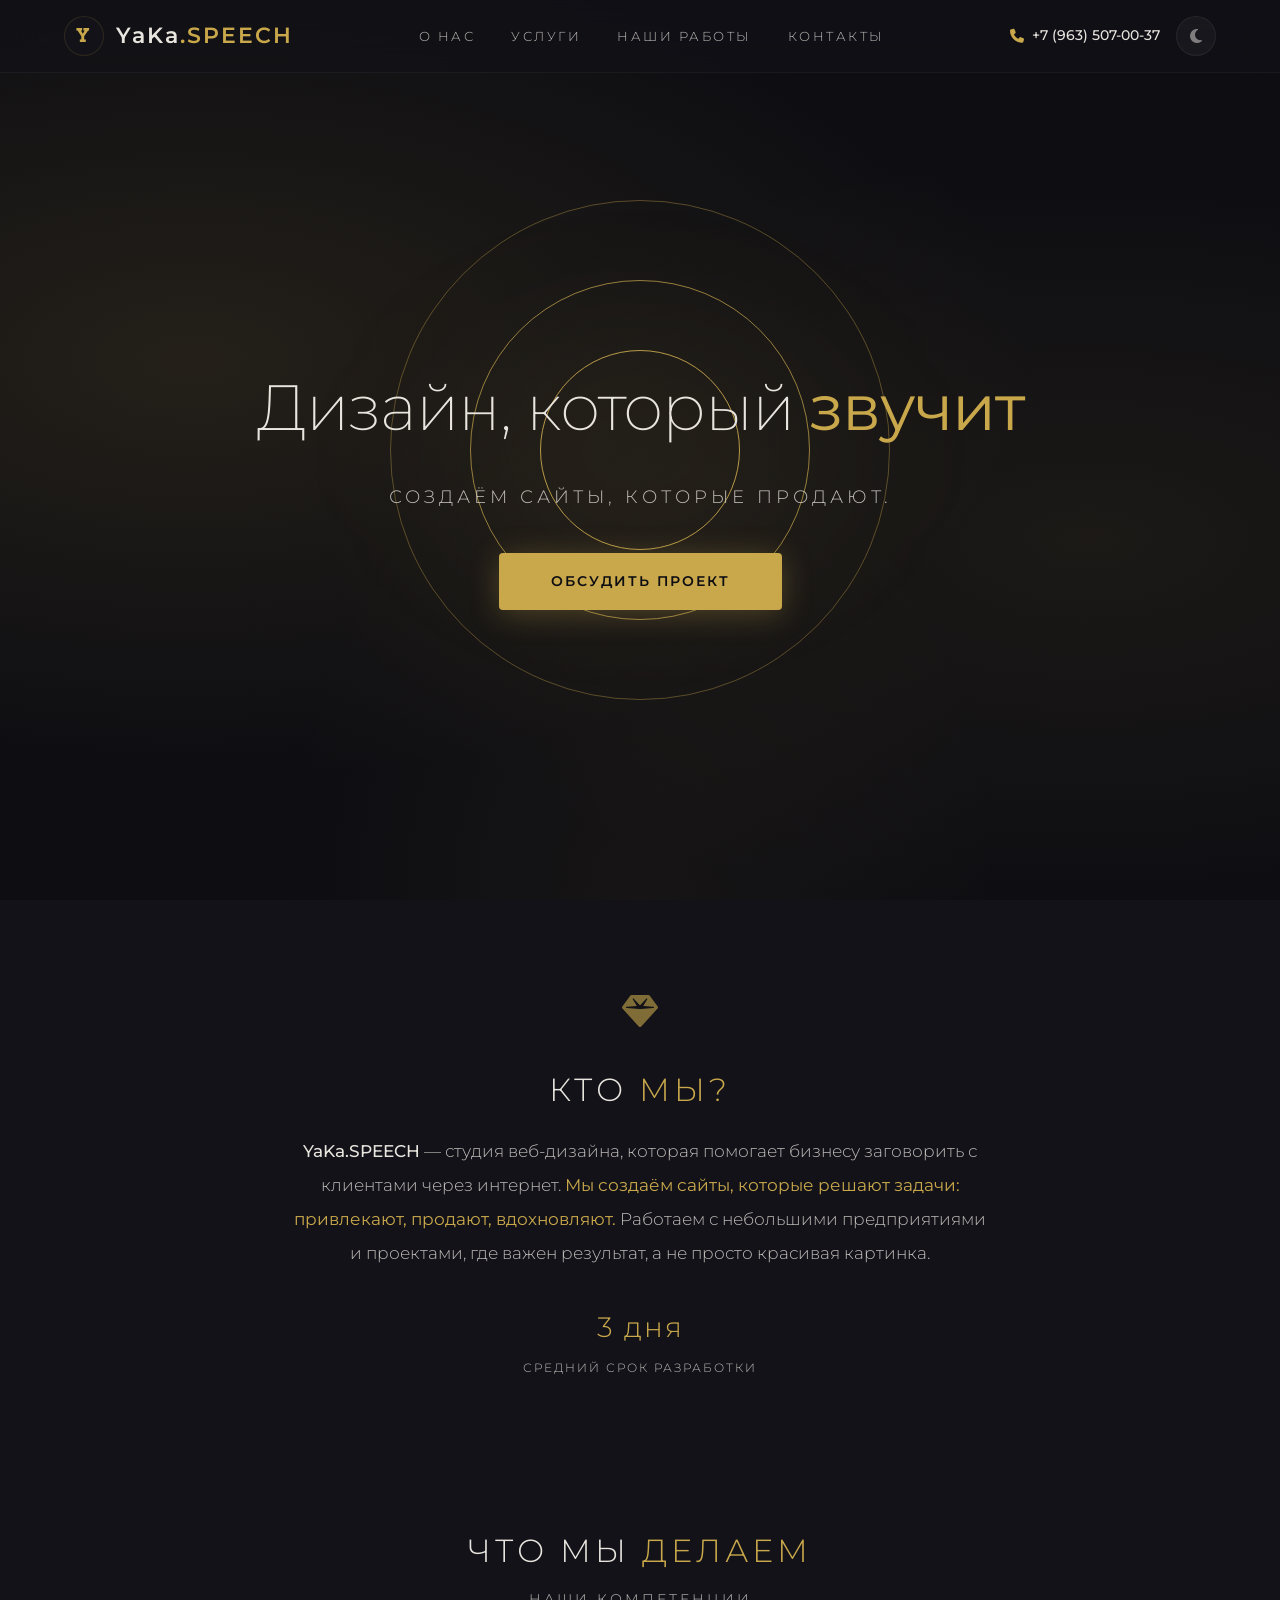
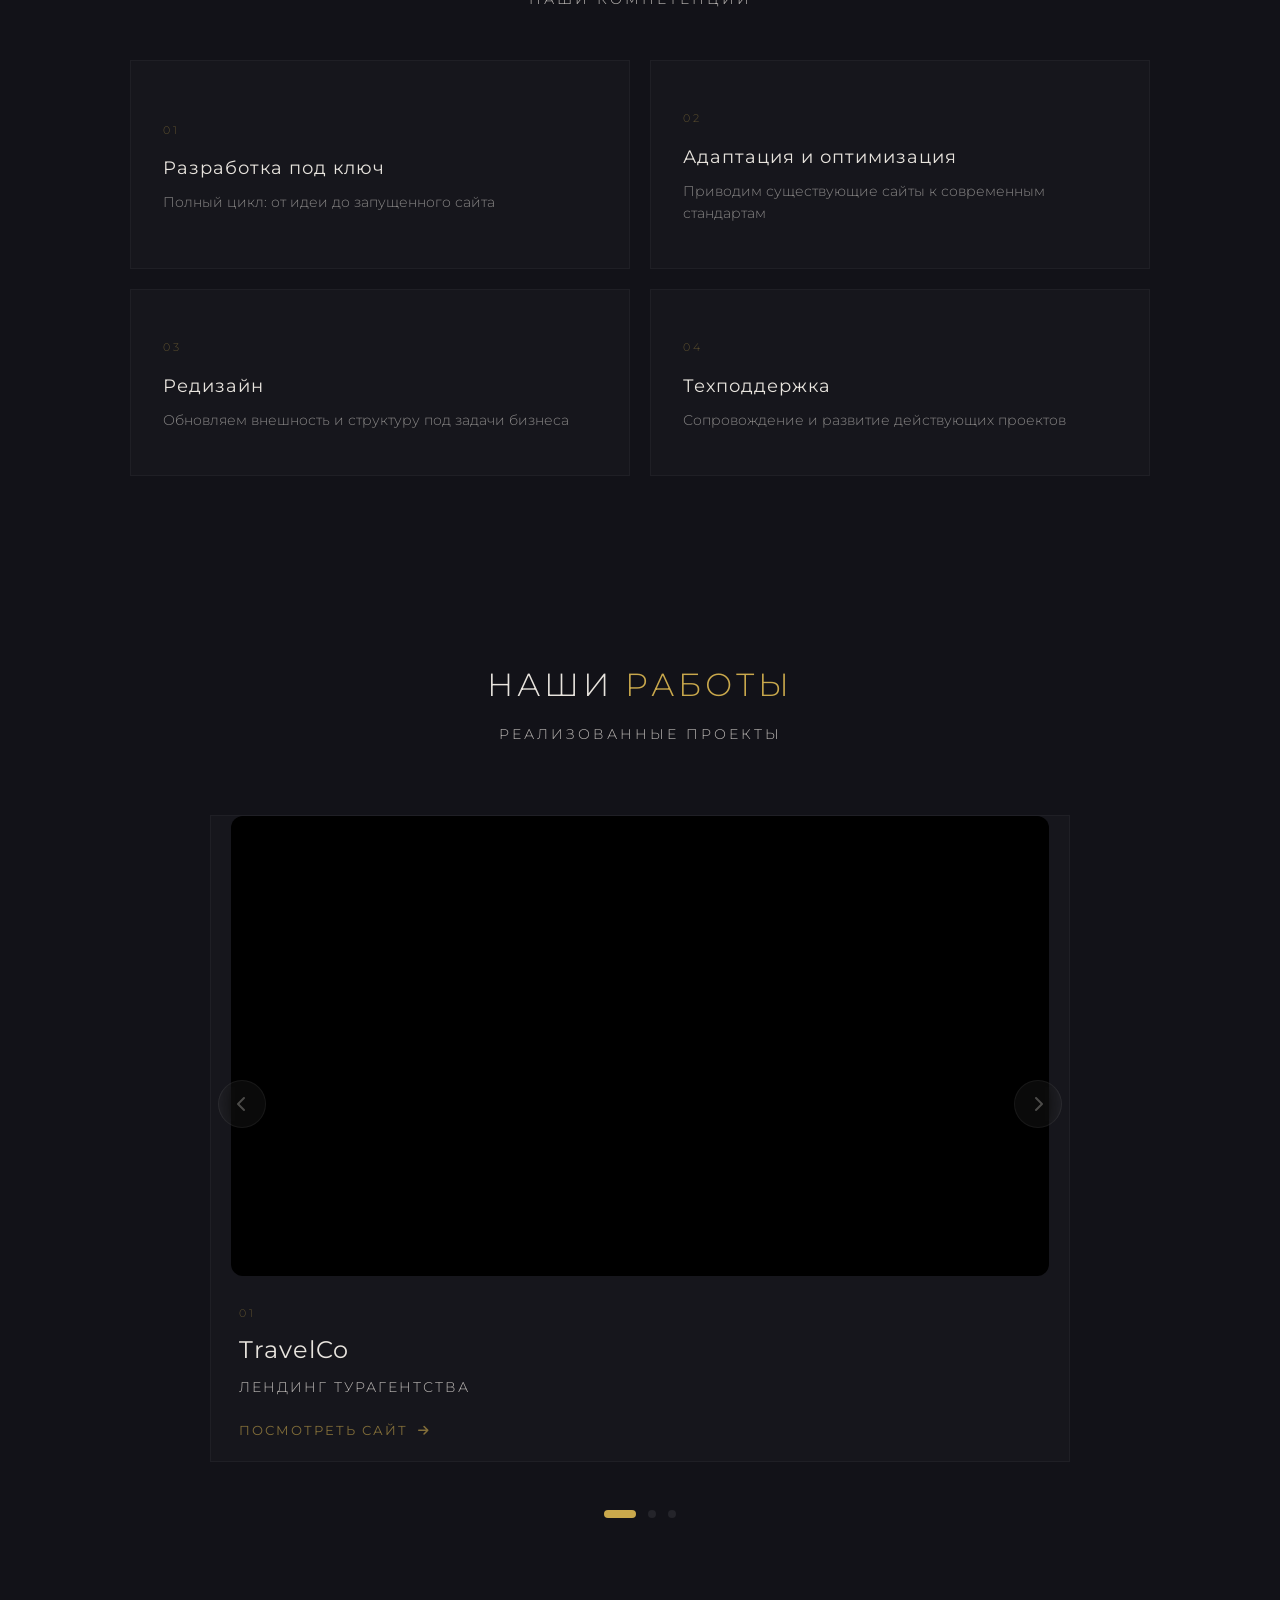
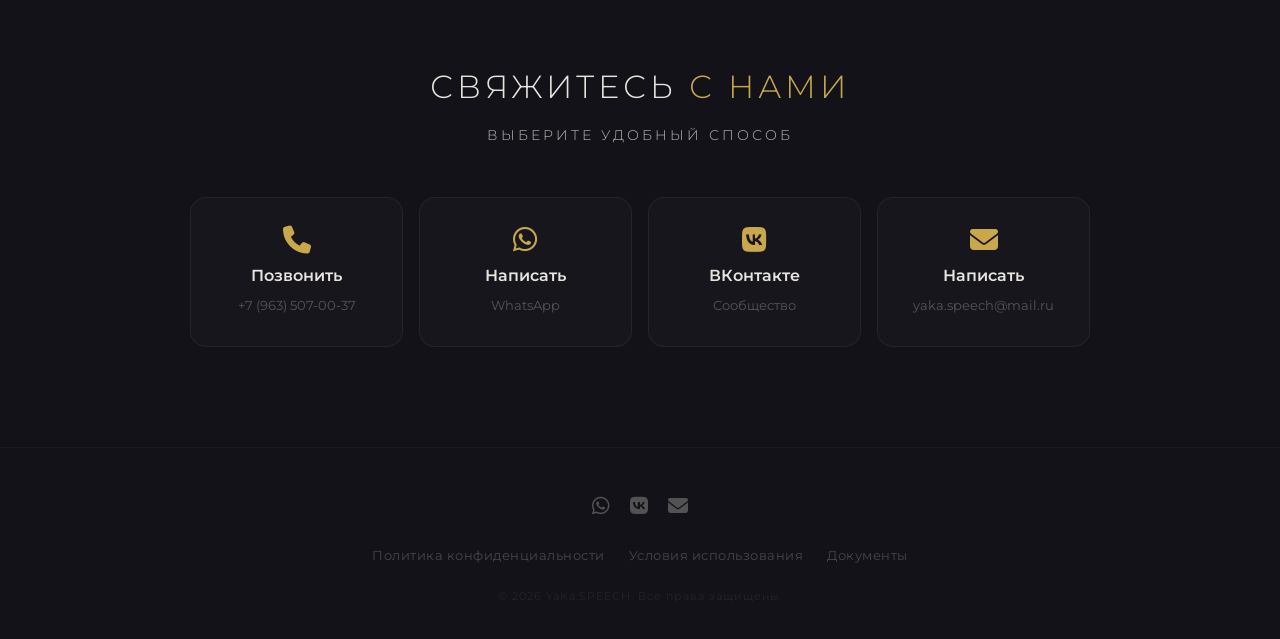
<file: index.html>
<!DOCTYPE html>
<html lang="ru">
<head>
    <meta charset="utf-8">
    <meta name="viewport" content="width=device-width, initial-scale=1.0">

    <!-- ===== SEO ===== -->
   <title>YaKa.SPEECH — Разработка сайтов под ключ. Сайты, которые продают.</title>
<meta name="description" content="Создаём лендинги, интернет-магазины и корпоративные сайты. Индивидуальный дизайн, адаптивность, SEO-база. Работаем по всей России. Гарантия 30 дней. Узнайте стоимость за 1 день!">

   <!-- ===== FAVICON ===== -->
<link rel="apple-touch-icon" sizes="180x180" href="apple-touch-icon.png">
<link rel="icon" type="image/png" sizes="32x32" href="favicon-32x32.png">
<link rel="icon" type="image/png" sizes="16x16" href="favicon-16x16.png">
<link rel="icon" type="image/png" sizes="120x120" href="favicon-120x120.png">
<link rel="icon" type="image/svg+xml" href="favicon.svg">
<link rel="manifest" href="site.webmanifest">
<meta name="msapplication-TileColor" content="#0b0b0e">
<meta name="theme-color" content="#0b0b0e"> 

    <!-- ===== OPEN GRAPH ===== -->
    <meta property="og:title" content="YaKa.SPEECH — студия веб-разработки">
    <meta property="og:description" content="Создаём сайты, которые продают. Разработка под ключ, редизайн, адаптация. Работаем по всей России.">
    <meta property="og:type" content="website">
    <meta property="og:url" content="https://yakaspeech.ru">
    <meta property="og:image" content="og-image.jpg">
    <meta property="og:image:width" content="1200">
    <meta property="og:image:height" content="630">

    <!-- ===== TWITTER CARDS ===== -->
    <meta name="twitter:card" content="summary_large_image">
    <meta name="twitter:title" content="YaKa.SPEECH — студия веб-разработки">
    <meta name="twitter:description" content="Создаём сайты, которые продают. Работаем по всей России.">
    <meta name="twitter:image" content="https://placehold.co/1200x630/0b0b0e/c9a84c?text=YaKa.SPEECH">

    <!-- ===== МИКРОРАЗМЕТКА JSON-LD ===== -->
    <script type="application/ld+json">
{
    "@context": "https://schema.org",
    "@type": "Service",
    "name": "Разработка сайтов под ключ",
    "description": "Создаём лендинги, интернет-магазины и корпоративные сайты.",
    "provider": {
        "@type": "Organization",
        "name": "YaKa.SPEECH",
        "url": "https://yakaspeech.netlify.app"
    },
    "areaServed": "Россия",
    "priceRange": "от 15 000 ₽"
}
</script>

    <!-- ===== ПОДКЛЮЧАЕМЫЕ СТИЛИ ===== -->
    <link rel="stylesheet" href="style.css">
    <link rel="stylesheet" href="https://cdnjs.cloudflare.com/ajax/libs/font-awesome/6.4.0/css/all.min.css">
    <link href="https://fonts.googleapis.com/css2?family=Montserrat:wght@200;300;400;500;600;700&family=Arvo:wght@400;700&display=swap" rel="stylesheet">
</head>
<body>

    <!-- ===== КНОПКА "НАВЕРХ" ===== -->
    <button class="scroll-top" id="scrollTop" aria-label="Наверх">
        <i class="fas fa-chevron-up" aria-hidden="true"></i>
    </button>

    <!-- ===== НАВИГАЦИЯ ===== -->
    <header class="navbar" role="banner">
        <a href="#" class="logo" aria-label="YaKa.SPEECH — на главную">
            <span class="logo-icon" aria-hidden="true">Y</span>
            <span>YaKa<span class="accent">.SPEECH</span></span>
        </a>

        <nav aria-label="Основная навигация">
            <ul>
                <li><a href="#about">О нас</a></li>
                <li><a href="#services">Услуги</a></li>
                <li><a href="#works">Наши работы</a></li>
                <li><a href="#contact">Контакты</a></li>
            </ul>
        </nav>

        <div class="header-contacts">
    <a href="tel:+79635070037" class="header-phone">
        <i class="fas fa-phone" aria-hidden="true"></i>
        <span>+7 (963) 507-00-37</span>
    </a>
    <button class="theme-toggle" id="themeToggle" aria-label="Переключить тему">
        <i class="fas fa-moon" aria-hidden="true"></i>
    </button>
</div>
    </header>

    <!-- ===== ГЕРОЙ ===== -->
    <section class="hero" aria-labelledby="hero-title">
        <span class="ring-1"></span>
        <span class="ring-2"></span>
        <span class="ring-3"></span>
        <div class="hero-content">
            <h1 id="hero-title">Дизайн, который <span class="accent">звучит</span></h1>
            <p>Создаём сайты, которые продают.</p>
            <a href="#contact" class="btn">Обсудить проект</a>
        </div>
    </section>

    <!-- ===== О НАС ===== -->
    <section id="about" aria-labelledby="about-title">
        <div class="about-icon">
            <i class="fas fa-gem" aria-hidden="true"></i>
        </div>
        <h2 id="about-title">Кто <span>мы?</span></h2>
        <p>
            <span>YaKa<span class="accent">.SPEECH</span></span> — студия веб-дизайна, которая помогает бизнесу заговорить с клиентами через интернет. <span class="highlight">Мы создаём сайты, которые решают задачи: привлекают, продают, вдохновляют.</span> Работаем с небольшими предприятиями и проектами, где важен результат, а не просто красивая картинка.
        </p>
        <div class="about-stats">
            <div class="stat-item">
                <span class="stat-number">3 дня</span>
                <span class="stat-label">средний срок разработки</span>
            </div>
        </div>
    </section>

    <!-- ===== УСЛУГИ ===== -->
    <section id="services" aria-labelledby="services-title">
        <h2 class="section-title" id="services-title">Что мы <span>делаем</span></h2>
        <p class="section-subtitle">Наши компетенции</p>

        <div class="services-grid">
            <div class="service-card">
                <span class="card-number">01</span>
                <h3>Разработка под ключ</h3>
                <p>Полный цикл: от идеи до запущенного сайта</p>
            </div>
            <div class="service-card">
                <span class="card-number">02</span>
                <h3>Адаптация и оптимизация</h3>
                <p>Приводим существующие сайты к современным стандартам</p>
            </div>
            <div class="service-card">
                <span class="card-number">03</span>
                <h3>Редизайн</h3>
                <p>Обновляем внешность и структуру под задачи бизнеса</p>
            </div>
            <div class="service-card">
                <span class="card-number">04</span>
                <h3>Техподдержка</h3>
                <p>Сопровождение и развитие действующих проектов</p>
            </div>
        </div>
    </section>

    <!-- ===== ПОРТФОЛИО ===== -->
    <section id="works" aria-labelledby="works-title">
        <h2 class="section-title" id="works-title">Наши <span>работы</span></h2>
        <p class="section-subtitle">Реализованные проекты</p>

        <div class="works-carousel-wrapper">
            <div class="works-carousel">
                <div class="work-card active" data-index="0">
                    <div class="video-wrapper">
                        <video autoplay muted loop playsinline>
                            <source src="travelco.mp4?v=2" type="video/mp4">
                            <img src="tc.png" alt="TravelCo" style="width:100%;height:100%;object-fit:cover;">
                        </video>
                    </div>
                    <div class="work-content">
                        <span class="work-number">01</span>
                        <h3>TravelCo</h3>
                        <p>Лендинг турагентства</p>
                        <a href="https://travelco-sochi.netlify.app" target="_blank" rel="noopener noreferrer" class="btn-link">
                            Посмотреть сайт <i class="fas fa-arrow-right" aria-hidden="true"></i>
                        </a>
                    </div>
                </div>
                <div class="work-card" data-index="1">
                    <div class="video-wrapper">
                        <video autoplay muted loop playsinline>
                            <source src="fitstore.mp4?v=2" type="video/mp4">
                            <img src="fs.png" alt="FitStore" style="width:100%;height:100%;object-fit:cover;">
                        </video>
                    </div>
                    <div class="work-content">
                        <span class="work-number">02</span>
                        <h3>FitStore</h3>
                        <p>Магазин спортпита</p>
                        <a href="https://fitstore-shop.netlify.app" target="_blank" rel="noopener noreferrer" class="btn-link">
                            Посмотреть сайт <i class="fas fa-arrow-right" aria-hidden="true"></i>
                        </a>
                    </div>
                </div>
                <div class="work-card" data-index="2">
                    <div class="video-wrapper">
                        <video autoplay muted loop playsinline>
                            <source src="edupro.mp4?v=2" type="video/mp4">
                            <img src="ep.png" alt="EDU PRO" style="width:100%;height:100%;object-fit:cover;">
                        </video>
                    </div>
                    <div class="work-content">
                        <span class="work-number">03</span>
                        <h3>EDU PRO</h3>
                        <p>Онлайн-школа</p>
                        <a href="https://edupro-school.netlify.app" target="_blank" rel="noopener noreferrer" class="btn-link">
                            Посмотреть сайт <i class="fas fa-arrow-right" aria-hidden="true"></i>
                        </a>
                    </div>
                </div>
            </div>

            <button class="carousel-btn prev" aria-label="Предыдущий проект">
                <i class="fas fa-chevron-left" aria-hidden="true"></i>
            </button>
            <button class="carousel-btn next" aria-label="Следующий проект">
                <i class="fas fa-chevron-right" aria-hidden="true"></i>
            </button>
        </div>

        <div class="carousel-dots" role="tablist" aria-label="Навигация по проектам">
            <span class="dot active" data-index="0" role="tab" aria-label="Проект 1" tabindex="0"></span>
            <span class="dot" data-index="1" role="tab" aria-label="Проект 2" tabindex="0"></span>
            <span class="dot" data-index="2" role="tab" aria-label="Проект 3" tabindex="0"></span>
        </div>
    </section>

    <!-- ===== КОНТАКТЫ ===== -->
    <section id="contact" class="contact-section" aria-labelledby="contact-title">
    <h2 class="section-title" id="contact-title">Свяжитесь <span>с нами</span></h2>
    <p class="section-subtitle">Выберите удобный способ</p>

    <div class="contact-buttons">
        <a href="tel:+79635070037" class="contact-btn phone">
            <i class="fas fa-phone" aria-hidden="true"></i>
            <span>Позвонить</span>
            <small>+7 (963) 507-00-37</small>
        </a>
        <a href="https://wa.me/79635070037" target="_blank" rel="noopener noreferrer" class="contact-btn whatsapp">
            <i class="fab fa-whatsapp" aria-hidden="true"></i>
            <span>Написать</span>
            <small>WhatsApp</small>
        </a>
        <a href="https://vk.ru/club241269877" target="_blank" rel="noopener noreferrer" class="contact-btn vk">
            <i class="fab fa-vk" aria-hidden="true"></i>
            <span>ВКонтакте</span>
            <small>Сообщество</small>
        </a>
        <a href="mailto:yaka.speech@mail.ru" class="contact-btn email">
            <i class="fas fa-envelope" aria-hidden="true"></i>
            <span>Написать</span>
            <small>yaka.speech@mail.ru</small>
        </a>
    </div>
</section>

    <footer class="footer" role="contentinfo">
    <div class="footer-socials">
        <a href="https://wa.me/79635070037" target="_blank" rel="noopener noreferrer" aria-label="WhatsApp">
            <i class="fab fa-whatsapp"></i>
        </a>
        <a href="https://vk.ru/club241269877" target="_blank" rel="noopener noreferrer" aria-label="ВКонтакте">
            <i class="fab fa-vk"></i>
        </a>
        <a href="mailto:yaka.speech@mail.ru" aria-label="Email">
            <i class="fas fa-envelope"></i>
        </a>
    </div>

    <div class="footer-links">
        <a href="/politika.html">Политика конфиденциальности</a>
        <a href="/terms.html">Условия использования</a>
        <a href="/dogovor.html">Документы</a>
    </div>

    <p>&copy; 2026 YaKa.SPEECH. Все права защищены.</p>
</footer>
    <!-- ===== СКРИПТЫ ===== -->
    <script src="script.js"></script>
</body>
</html>
</file>
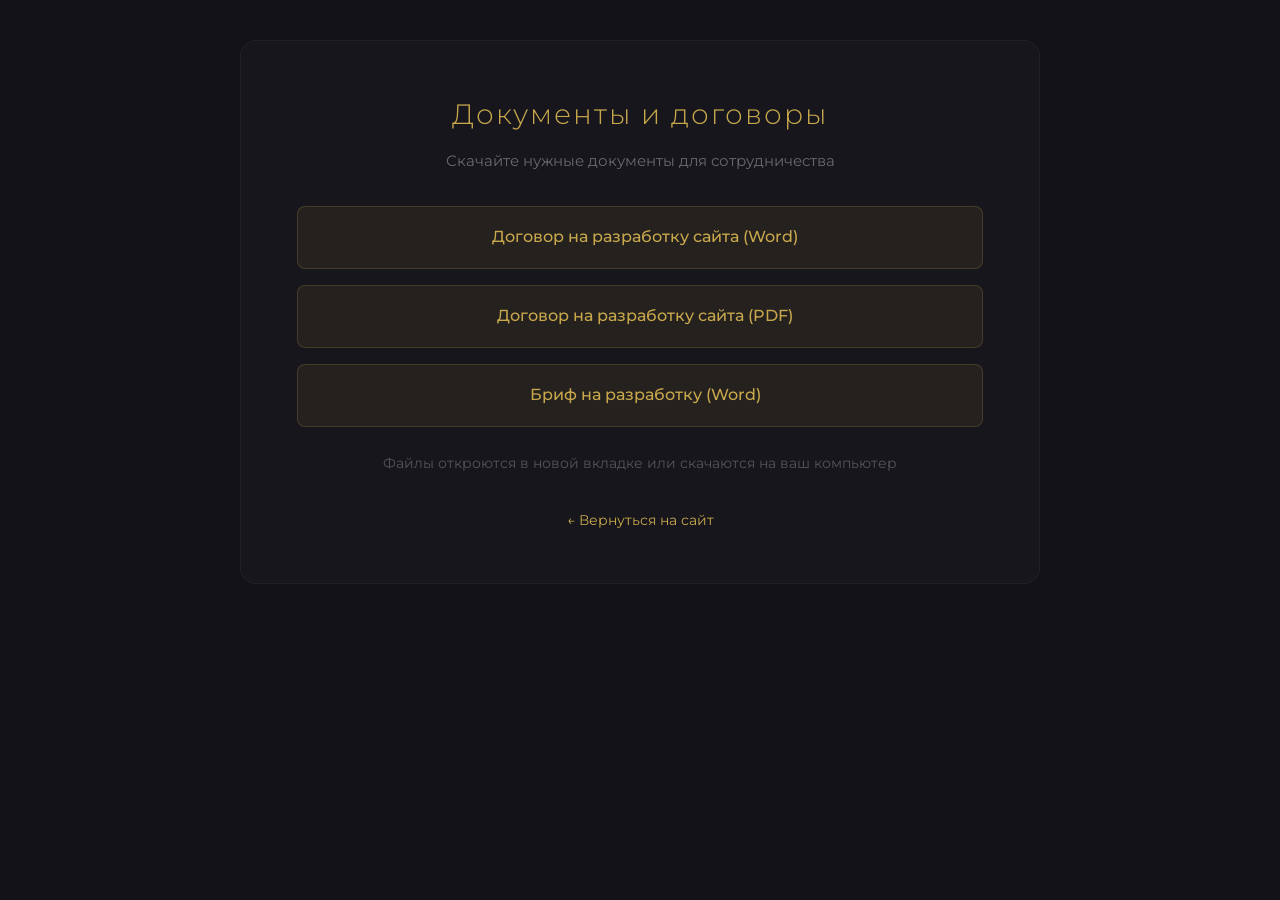
<file: dogovor.html>
<!DOCTYPE html>
<html lang="ru">
<head>
    <meta charset="UTF-8">
    <meta name="viewport" content="width=device-width, initial-scale=1.0">
    <title>Договор — YaKa.SPEECH</title>
    <link rel="stylesheet" href="style.css">
    <link href="https://fonts.googleapis.com/css2?family=Montserrat:wght@300;400;600;700&display=swap" rel="stylesheet">
    <style>
        body {
            background: #121218;
            color: #e8e4de;
            font-family: 'Montserrat', sans-serif;
            line-height: 1.8;
            padding: 40px 20px;
        }
        .container {
            max-width: 800px;
            margin: 0 auto;
            background: rgba(255,255,255,0.02);
            padding: 48px 56px;
            border-radius: 16px;
            border: 1px solid rgba(255,255,255,0.04);
            text-align: center;
        }
        h1 {
            font-size: 28px;
            font-weight: 300;
            letter-spacing: 2px;
            color: #c9a84c;
            margin-bottom: 8px;
        }
        .sub {
            color: rgba(232,228,222,0.4);
            font-size: 15px;
            margin-bottom: 32px;
        }
        .doc-list {
            display: flex;
            flex-direction: column;
            gap: 16px;
            margin: 24px 0;
        }
        .doc-btn {
            display: inline-block;
            padding: 16px 32px;
            background: rgba(201,168,76,0.08);
            border: 1px solid rgba(201,168,76,0.2);
            border-radius: 8px;
            color: #c9a84c;
            text-decoration: none;
            font-weight: 500;
            transition: all 0.3s ease;
        }
        .doc-btn:hover {
            background: rgba(201,168,76,0.12);
            border-color: #c9a84c;
            transform: translateY(-2px);
        }
        .doc-btn i {
            margin-right: 10px;
        }
        .back {
            display: inline-block;
            margin-top: 32px;
            color: #c9a84c;
            text-decoration: none;
            font-size: 14px;
            transition: color 0.3s;
        }
        .back:hover {
            color: #dbb95c;
        }
        @media (max-width: 576px) {
            .container { padding: 24px 20px; }
            h1 { font-size: 22px; }
        }
    </style>
</head>
<body>
    <div class="container">
        <h1>Документы и договоры</h1>
        <p class="sub">Скачайте нужные документы для сотрудничества</p>

        <div class="doc-list">
            <a href="Dokumenty/YaKa.SPEECH_dogovor.docx" download class="doc-btn">
                <i class="fas fa-file-contract"></i> Договор на разработку сайта (Word)
            </a>
            <a href="Dokumenty/YaKa.SPEECH_dogovor.pdf" download class="doc-btn">
                <i class="fas fa-file-pdf"></i> Договор на разработку сайта (PDF)
            </a>
            <a href="Dokumenty/YaKa.SPEECH_brief.docx" download class="doc-btn">
                <i class="fas fa-file-alt"></i> Бриф на разработку (Word)
            </a>
        </div>

        <p style="color:rgba(232,228,222,0.3); font-size:14px;">Файлы откроются в новой вкладке или скачаются на ваш компьютер</p>

        <a href="/" class="back">← Вернуться на сайт</a>
    </div>
</body>
</html>
</file>
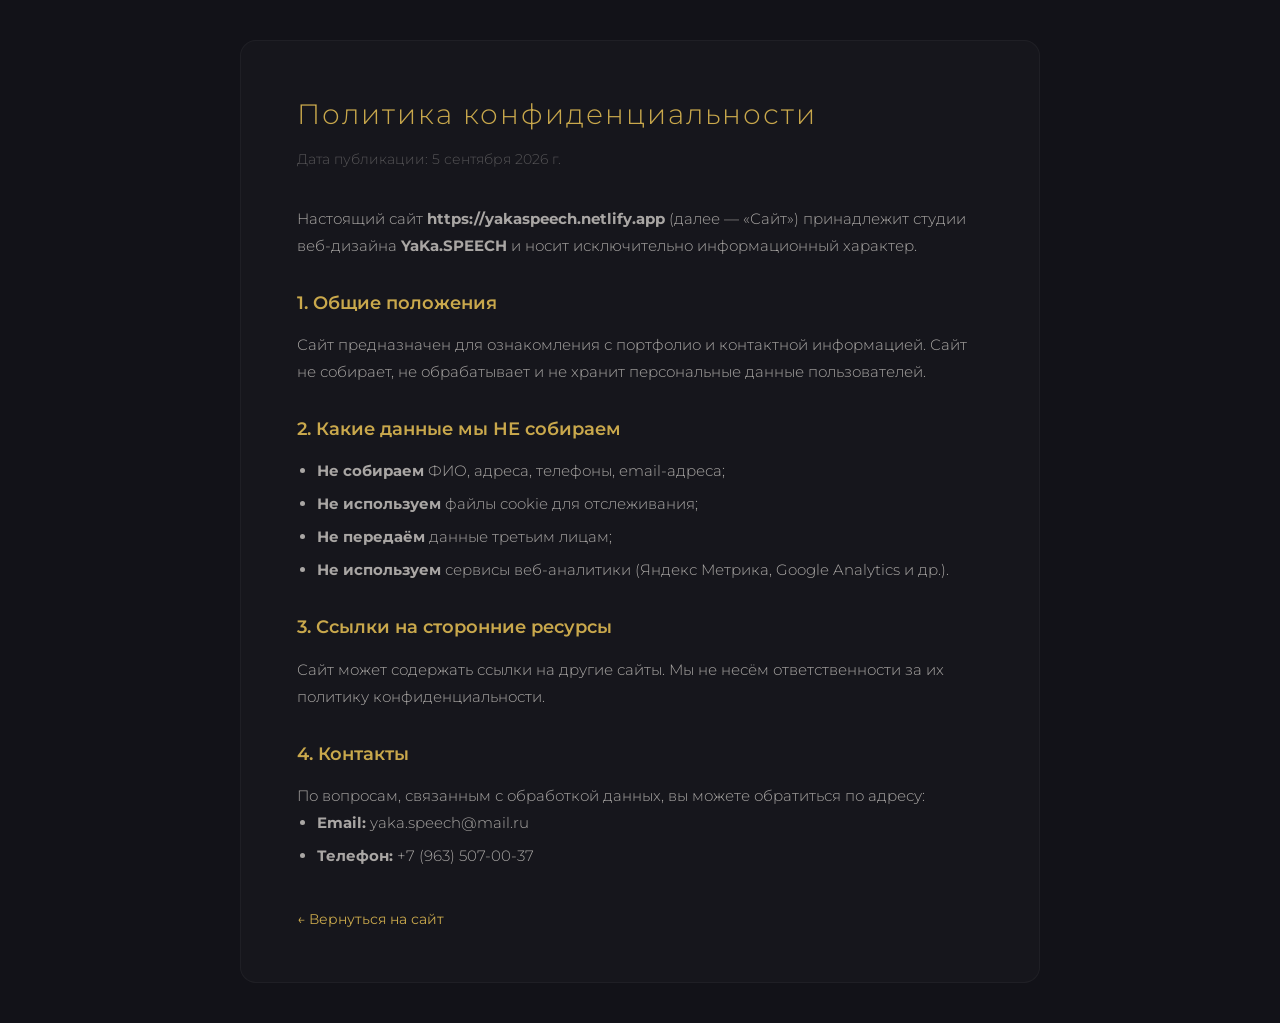
<file: politika.html>
<!DOCTYPE html>
<html lang="ru">
<head>
    <meta charset="UTF-8">
    <meta name="viewport" content="width=device-width, initial-scale=1.0">
    <title>Политика конфиденциальности — YaKa.SPEECH</title>
    <link rel="stylesheet" href="style.css">
    <link href="https://fonts.googleapis.com/css2?family=Montserrat:wght@300;400;600;700&display=swap" rel="stylesheet">
    <style>
        body {
            background: #121218;
            color: #e8e4de;
            font-family: 'Montserrat', sans-serif;
            line-height: 1.8;
            padding: 40px 20px;
        }
        .container {
            max-width: 800px;
            margin: 0 auto;
            background: rgba(255,255,255,0.02);
            padding: 48px 56px;
            border-radius: 16px;
            border: 1px solid rgba(255,255,255,0.04);
        }
        h1 {
            font-size: 28px;
            font-weight: 300;
            letter-spacing: 2px;
            color: #c9a84c;
            margin-bottom: 8px;
        }
        .date {
            color: rgba(232,228,222,0.3);
            font-size: 14px;
            margin-bottom: 32px;
        }
        h2 {
            font-size: 18px;
            font-weight: 600;
            color: #c9a84c;
            margin-top: 28px;
            margin-bottom: 12px;
        }
        p, li {
            color: rgba(232,228,222,0.7);
            font-size: 15px;
            font-weight: 300;
        }
        ul {
            padding-left: 20px;
        }
        li {
            margin-bottom: 6px;
        }
        .back {
            display: inline-block;
            margin-top: 32px;
            color: #c9a84c;
            text-decoration: none;
            font-size: 14px;
            transition: color 0.3s;
        }
        .back:hover {
            color: #dbb95c;
        }
        @media (max-width: 576px) {
            .container { padding: 24px 20px; }
            h1 { font-size: 22px; }
        }
    </style>
</head>
<body>
    <div class="container">
        <h1>Политика конфиденциальности</h1>
        <p class="date">Дата публикации: 5 сентября 2026 г.</p>

        <p>Настоящий сайт <strong>https://yakaspeech.netlify.app</strong> (далее — «Сайт») принадлежит студии веб-дизайна <strong>YaKa.SPEECH</strong> и носит исключительно информационный характер.</p>

        <h2>1. Общие положения</h2>
        <p>Сайт предназначен для ознакомления с портфолио и контактной информацией. Сайт не собирает, не обрабатывает и не хранит персональные данные пользователей.</p>

        <h2>2. Какие данные мы НЕ собираем</h2>
        <ul>
            <li><strong>Не собираем</strong> ФИО, адреса, телефоны, email-адреса;</li>
            <li><strong>Не используем</strong> файлы cookie для отслеживания;</li>
            <li><strong>Не передаём</strong> данные третьим лицам;</li>
            <li><strong>Не используем</strong> сервисы веб-аналитики (Яндекс Метрика, Google Analytics и др.).</li>
        </ul>

        <h2>3. Ссылки на сторонние ресурсы</h2>
        <p>Сайт может содержать ссылки на другие сайты. Мы не несём ответственности за их политику конфиденциальности.</p>

        <h2>4. Контакты</h2>
        <p>По вопросам, связанным с обработкой данных, вы можете обратиться по адресу:</p>
        <ul>
            <li><strong>Email:</strong> yaka.speech@mail.ru</li>
            <li><strong>Телефон:</strong> +7 (963) 507-00-37</li>
        </ul>

        <a href="/" class="back">← Вернуться на сайт</a>
    </div>
</body>
</html>
</file>
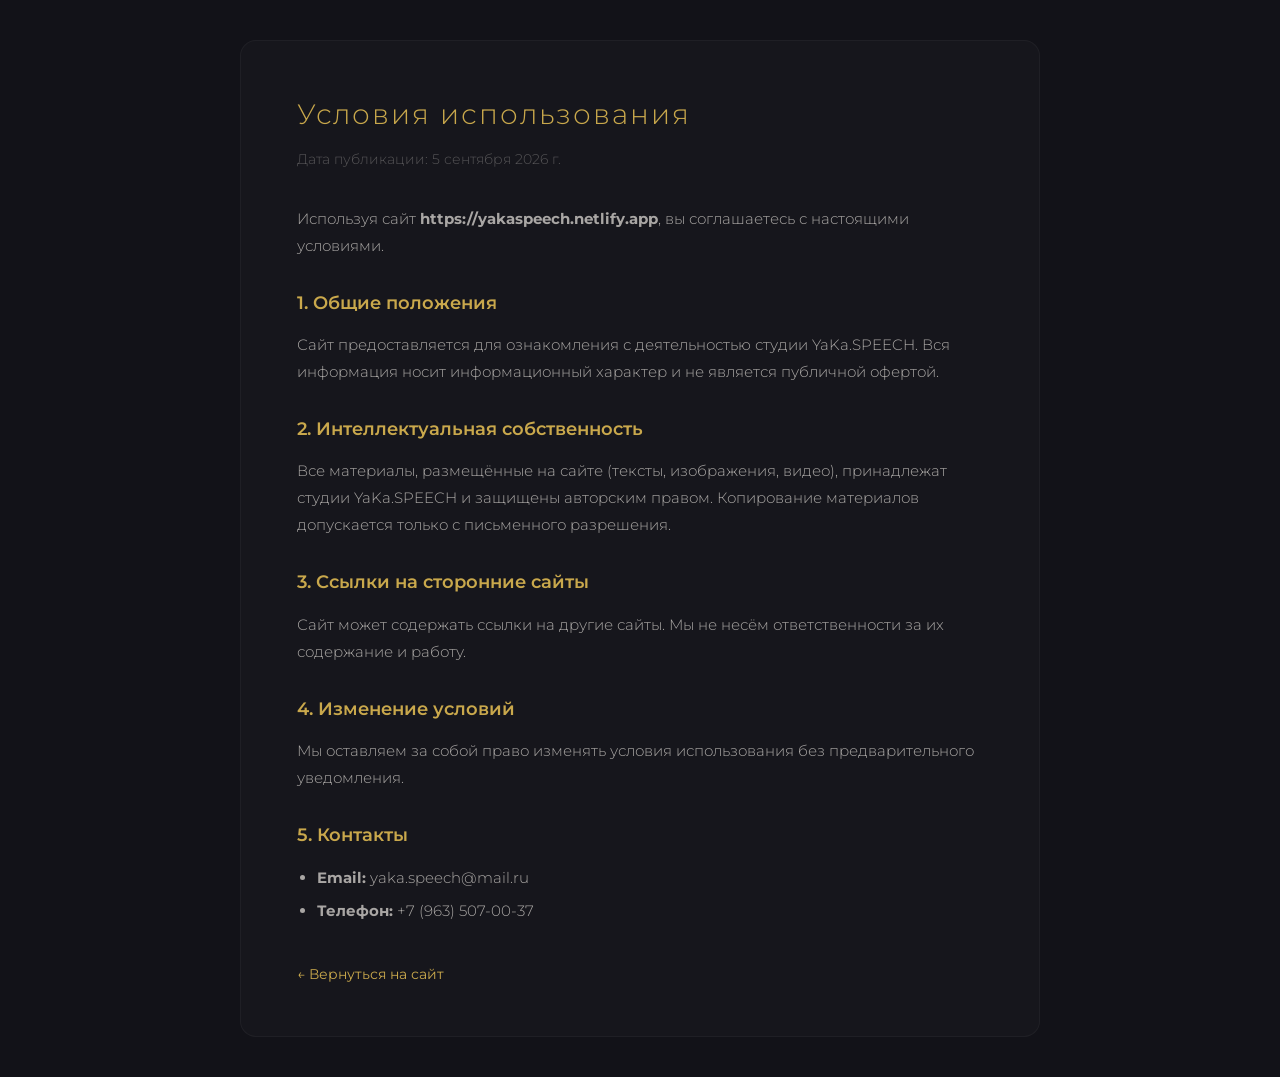
<file: terms.html>
<!DOCTYPE html>
<html lang="ru">
<head>
    <meta charset="UTF-8">
    <meta name="viewport" content="width=device-width, initial-scale=1.0">
    <title>Условия использования — YaKa.SPEECH</title>
    <link rel="stylesheet" href="style.css">
    <link href="https://fonts.googleapis.com/css2?family=Montserrat:wght@300;400;600;700&display=swap" rel="stylesheet">
    <style>
        body {
            background: #121218;
            color: #e8e4de;
            font-family: 'Montserrat', sans-serif;
            line-height: 1.8;
            padding: 40px 20px;
        }
        .container {
            max-width: 800px;
            margin: 0 auto;
            background: rgba(255,255,255,0.02);
            padding: 48px 56px;
            border-radius: 16px;
            border: 1px solid rgba(255,255,255,0.04);
        }
        h1 {
            font-size: 28px;
            font-weight: 300;
            letter-spacing: 2px;
            color: #c9a84c;
            margin-bottom: 8px;
        }
        .date {
            color: rgba(232,228,222,0.3);
            font-size: 14px;
            margin-bottom: 32px;
        }
        h2 {
            font-size: 18px;
            font-weight: 600;
            color: #c9a84c;
            margin-top: 28px;
            margin-bottom: 12px;
        }
        p, li {
            color: rgba(232,228,222,0.7);
            font-size: 15px;
            font-weight: 300;
        }
        ul {
            padding-left: 20px;
        }
        li {
            margin-bottom: 6px;
        }
        .back {
            display: inline-block;
            margin-top: 32px;
            color: #c9a84c;
            text-decoration: none;
            font-size: 14px;
            transition: color 0.3s;
        }
        .back:hover {
            color: #dbb95c;
        }
        @media (max-width: 576px) {
            .container { padding: 24px 20px; }
            h1 { font-size: 22px; }
        }
    </style>
</head>
<body>
    <div class="container">
        <h1>Условия использования</h1>
        <p class="date">Дата публикации: 5 сентября 2026 г.</p>

        <p>Используя сайт <strong>https://yakaspeech.netlify.app</strong>, вы соглашаетесь с настоящими условиями.</p>

        <h2>1. Общие положения</h2>
        <p>Сайт предоставляется для ознакомления с деятельностью студии YaKa.SPEECH. Вся информация носит информационный характер и не является публичной офертой.</p>

        <h2>2. Интеллектуальная собственность</h2>
        <p>Все материалы, размещённые на сайте (тексты, изображения, видео), принадлежат студии YaKa.SPEECH и защищены авторским правом. Копирование материалов допускается только с письменного разрешения.</p>

        <h2>3. Ссылки на сторонние сайты</h2>
        <p>Сайт может содержать ссылки на другие сайты. Мы не несём ответственности за их содержание и работу.</p>

        <h2>4. Изменение условий</h2>
        <p>Мы оставляем за собой право изменять условия использования без предварительного уведомления.</p>

        <h2>5. Контакты</h2>
        <ul>
            <li><strong>Email:</strong> yaka.speech@mail.ru</li>
            <li><strong>Телефон:</strong> +7 (963) 507-00-37</li>
        </ul>

        <a href="/" class="back">← Вернуться на сайт</a>
    </div>
</body>
</html>
</file>
<file: style.css>
/* ============================================
   MINIMAL LUXURY — YaKa.SPEECH
   ============================================ */

/* ===== БАЗА ===== */
* {
    margin: 0;
    padding: 0;
    box-sizing: border-box;
}

html {
    scroll-behavior: smooth;
}

body {
    font-family: 'Montserrat', sans-serif;
    background: #121218;
    color: #e8e4de;
    line-height: 1.8;
    -webkit-font-smoothing: antialiased;
    transition: background 0.4s ease, color 0.4s ease;
}

::selection {
    background: #c9a84c;
    color: #121218;
}

/* ===== АНИМАЦИЯ ПОЯВЛЕНИЯ ===== */
section {
    opacity: 0;
    transform: translateY(30px);
    animation: fadeInUp 0.8s ease-out forwards;
}
section:nth-child(2) { animation-delay: 0.1s; }
section:nth-child(3) { animation-delay: 0.2s; }
section:nth-child(4) { animation-delay: 0.3s; }
section:nth-child(5) { animation-delay: 0.4s; }
section:nth-child(6) { animation-delay: 0.5s; }

@keyframes fadeInUp {
    from { opacity: 0; transform: translateY(30px); }
    to { opacity: 1; transform: translateY(0); }
}

/* ===== АКЦЕНТЫ ===== */
.accent {
    color: #c9a84c;
}
.section-title span {
    color: #c9a84c;
}
.section-subtitle {
    font-size: 14px;
    color: rgba(232, 228, 222, 0.3);
    font-weight: 300;
    letter-spacing: 3px;
    margin-bottom: 48px;
    text-transform: uppercase;
    text-align: center;
}

/* ===== КНОПКА "НАВЕРХ" ===== */
.scroll-top {
    position: fixed;
    bottom: 30px;
    right: 30px;
    width: 48px;
    height: 48px;
    border-radius: 50%;
    background: rgba(201, 168, 76, 0.1);
    border: 1px solid rgba(201, 168, 76, 0.2);
    color: #c9a84c;
    font-size: 18px;
    cursor: pointer;
    z-index: 999;
    opacity: 0;
    visibility: hidden;
    transition: all 0.4s ease;
    backdrop-filter: blur(12px);
    display: flex;
    align-items: center;
    justify-content: center;
}
.scroll-top.visible {
    opacity: 1;
    visibility: visible;
}
.scroll-top:hover {
    background: rgba(201, 168, 76, 0.2);
    border-color: #c9a84c;
    transform: translateY(-4px);
    box-shadow: 0 8px 30px rgba(201, 168, 76, 0.15);
}

/* ===== ПЕРЕКЛЮЧАТЕЛЬ ТЕМЫ ===== */
.theme-toggle {
    background: rgba(255, 255, 255, 0.04);
    border: 1px solid rgba(255, 255, 255, 0.06);
    color: rgba(232, 228, 222, 0.5);
    width: 40px;
    height: 40px;
    border-radius: 50%;
    cursor: pointer;
    font-size: 16px;
    transition: all 0.4s ease;
    display: flex;
    align-items: center;
    justify-content: center;
    flex-shrink: 0;
}
.theme-toggle:hover {
    border-color: rgba(201, 168, 76, 0.2);
    color: #e8e4de;
}

/* ===== НАВИГАЦИЯ ===== */
.navbar {
    display: flex;
    justify-content: space-between;
    align-items: center;
    padding: 16px 64px;
    background: rgba(18, 18, 24, 0.5);
    backdrop-filter: blur(20px);
    -webkit-backdrop-filter: blur(20px);
    border-bottom: 1px solid rgba(255, 255, 255, 0.04);
    position: fixed;
    width: 100%;
    top: 0;
    z-index: 1000;
    transition: all 0.4s ease;
}
.navbar.scrolled {
    background: rgba(18, 18, 24, 0.8);
    backdrop-filter: blur(24px);
    -webkit-backdrop-filter: blur(24px);
    border-bottom: 1px solid rgba(201, 168, 76, 0.06);
    box-shadow: 0 4px 40px rgba(0, 0, 0, 0.3);
}

.logo {
    font-size: 22px;
    font-weight: 300;
    color: #e8e4de;
    text-decoration: none;
    display: flex;
    align-items: center;
    gap: 12px;
    letter-spacing: 2px;
}
.logo-icon {
    display: flex;
    align-items: center;
    justify-content: center;
    width: 40px;
    height: 40px;
    background: #121218;
    border-radius: 50%;
    border: 1px solid rgba(201, 168, 76, 0.15);
    font-family: 'Arvo', serif;
    font-size: 18px;
    font-weight: 700;
    color: #c9a84c;
    transition: all 0.3s ease;
    flex-shrink: 0;
}
.logo-icon:hover {
    border-color: rgba(201, 168, 76, 0.4);
    transform: scale(1.05);
}
.logo span {
    font-weight: 600;
}

.navbar ul {
    display: flex;
    list-style: none;
    gap: 36px;
}
.navbar ul li a {
    text-decoration: none;
    color: rgba(232, 228, 222, 0.8);
    font-weight: 300;
    font-size: 13px;
    letter-spacing: 2.5px;
    text-transform: uppercase;
    transition: all 0.3s ease;
    position: relative;
}
.navbar ul li a:hover {
    color: #e8e4de;
}
.navbar ul li a::after {
    content: '';
    position: absolute;
    bottom: -4px;
    left: 50%;
    transform: translateX(-50%);
    width: 0;
    height: 1px;
    background: #c9a84c;
    transition: width 0.3s ease;
}
.navbar ul li a:hover::after {
    width: 100%;
}

/* ===== ГЕРОЙ ===== */
.hero {
    min-height: 100vh;
    display: flex;
    flex-direction: column;
    justify-content: center;
    align-items: center;
    text-align: center;
    padding: 140px 20px 80px;
    position: relative;
    overflow: hidden;
    background: 
        radial-gradient(ellipse at 15% 40%, rgba(201, 168, 76, 0.12) 0%, transparent 55%),
        radial-gradient(ellipse at 85% 60%, rgba(201, 168, 76, 0.08) 0%, transparent 50%),
        radial-gradient(ellipse at 50% 100%, rgba(201, 168, 76, 0.05) 0%, transparent 40%),
        #0d0d12;
}

.hero::before {
    content: '';
    position: absolute;
    top: 50%;
    left: 50%;
    transform: translate(-50%, -50%);
    width: 600px;
    height: 350px;
    background: radial-gradient(ellipse, rgba(201, 168, 76, 0.08) 0%, rgba(201, 168, 76, 0.02) 40%, transparent 70%);
    border-radius: 50%;
    filter: blur(80px);
    z-index: 0;
    animation: heroGlow 6s ease-in-out infinite alternate;
}

@keyframes heroGlow {
    0% { transform: translate(-50%, -50%) scale(1); opacity: 0.5; }
    100% { transform: translate(-50%, -50%) scale(1.5); opacity: 1; }
}

.hero .ring-1,
.hero .ring-2,
.hero .ring-3 {
    position: absolute;
    top: 50%;
    left: 50%;
    transform: translate(-50%, -50%);
    border-radius: 50%;
    z-index: 0;
    pointer-events: none;
}
.hero .ring-1 {
    width: 200px;
    height: 200px;
    border: 1px solid rgba(201, 168, 76, 0.897);
    animation: ringPulse 8s ease-in-out infinite;
}
.hero .ring-2 {
    width: 340px;
    height: 340px;
    border: 1px solid rgba(201, 168, 76, 0.711);
    animation: ringPulse 12s ease-in-out infinite reverse;
}
.hero .ring-3 {
    width: 500px;
    height: 500px;
    border: 1px solid rgba(201, 168, 76, 0.377);
    animation: ringPulse 16s ease-in-out infinite;
}

@keyframes ringPulse {
    0% { transform: translate(-50%, -50%) scale(0.85); opacity: 0.3; }
    50% { transform: translate(-50%, -50%) scale(1.15); opacity: 0.8; }
    100% { transform: translate(-50%, -50%) scale(0.85); opacity: 0.3; }
}

.hero-content {
    position: relative;
    z-index: 1;
}
.hero h1 {
    font-size: 64px;
    font-weight: 200;
    color: #e8e4de;
    margin-bottom: 16px;
    letter-spacing: -1px;
}
.hero h1 .accent {
    font-weight: 400;
    color: #c9a84c;
}
.hero p {
    font-size: 18px;
    color: rgba(232, 228, 222, 0.8);
    font-weight: 300;
    letter-spacing: 4px;
    text-transform: uppercase;
    margin-bottom: 40px;
}
.hero .btn {
    display: inline-block;
    padding: 16px 52px;
    background: #c9a84c;
    color: #0d0d12;
    text-decoration: none;
    font-weight: 600;
    letter-spacing: 2px;
    font-size: 14px;
    text-transform: uppercase;
    transition: all 0.4s ease;
    border: none;
    cursor: pointer;
    border-radius: 4px;
    box-shadow: 0 4px 30px rgba(201, 168, 76, 0.3);
}

.hero .btn:hover {
    background: #dbb95c;
    color: #0d0d12;
    transform: translateY(-3px);
    box-shadow: 0 8px 50px rgba(201, 168, 76, 0.45);
}

/* ===== О НАС ===== */
#about {
    max-width: 780px;
    margin: 0 auto;
    padding: 80px 40px 60px;
    text-align: center;
}
.about-icon {
    font-size: 36px;
    color: #c9a84c;
    margin-bottom: 16px;
    opacity: 0.6;
}
#about h2 {
    font-size: 32px;
    font-weight: 300;
    color: #e8e4de;
    margin-bottom: 16px;
    letter-spacing: 4px;
    text-transform: uppercase;
}
#about h2 span {
    color: #c9a84c;
}
#about p {
    font-size: 17px;
    color: rgba(232, 228, 222, 0.8);
    font-weight: 300;
    line-height: 2;
}
#about p span {
    font-weight: 500;
    color: #e8e4de;
}
#about .highlight {
    color: #c9a84c;
    font-weight: 400;
}
.section-subtitle {
    color: rgba(232, 228, 222, 0.8);
}
.about-stats {
    display: flex;
    justify-content: center;
    gap: 60px;
    margin-top: 32px;
}
.stat-item {
    text-align: center;
}
.stat-number {
    display: block;
    font-size: 28px;
    font-weight: 300;
    color: #c9a84c;
    letter-spacing: 2px;
}
.stat-label {
    font-size: 12px;
    color: rgba(232, 228, 222, 0.8);
    letter-spacing: 2px;
    text-transform: uppercase;
    font-weight: 300;
}

/* ===== УСЛУГИ ===== */
#services {
    padding: 80px 40px 100px;
    max-width: 1100px;
    margin: 0 auto;
    text-align: center;
}
#services .section-title {
    font-size: 32px;
    font-weight: 300;
    color: #e8e4de;
    letter-spacing: 4px;
    text-transform: uppercase;
    margin-bottom: 8px;
}
.services-grid {
    display: grid;
    grid-template-columns: 1fr 1fr;
    gap: 20px;
    max-width: 1100px;
    margin: 0 auto;
}
.service-card {
    background: rgba(255, 255, 255, 0.02);
    border: 1px solid rgba(255, 255, 255, 0.04);
    padding: 48px 32px 44px;
    text-align: left;
    transition: all 0.5s ease;
    position: relative;
    min-height: 180px;
    display: flex;
    flex-direction: column;
    justify-content: center;
}
.service-card::before {
    content: '';
    position: absolute;
    top: 0;
    left: 0;
    width: 0;
    height: 1px;
    background: #c9a84c;
    transition: width 0.5s ease;
}
.service-card:hover::before {
    width: 60px;
}
.service-card:hover {
    background: rgba(255, 255, 255, 0.04);
    border-color: rgba(201, 168, 76, 0.12);
    transform: translateY(-4px);
}
.service-card .card-number {
    font-size: 11px;
    color: rgba(201, 168, 76, 0.4);
    font-weight: 300;
    letter-spacing: 3px;
    margin-bottom: 12px;
    font-family: 'Montserrat', sans-serif;
}
.service-card h3 {
    font-size: 18px;
    font-weight: 400;
    color: #e8e4de;
    margin-bottom: 6px;
    letter-spacing: 1px;
}
.service-card p {
    font-size: 14px;
    color: rgba(232, 228, 222, 0.55);
    font-weight: 300;
    margin: 0;
    line-height: 1.6;
}

/* ===== ПОРТФОЛИО ===== */
#works {
    padding: 80px 40px 60px;
    text-align: center;
    max-width: 900px;
    margin: 0 auto;
}
#works .section-title {
    font-size: 32px;
    font-weight: 300;
    color: #e8e4de;
    letter-spacing: 4px;
    text-transform: uppercase;
    margin-bottom: 8px;
}
.works-carousel-wrapper {
    position: relative;
    overflow: hidden;
    padding: 20px 0;
    margin: 0 -20px;
}
.works-carousel {
    display: flex;
    transition: transform 0.6s cubic-bezier(0.23, 1, 0.32, 1);
    will-change: transform;
}
.work-card {
    min-width: 100%;
    background: rgba(255, 255, 255, 0.02);
    border: 1px solid rgba(255, 255, 255, 0.04);
    overflow: hidden;
    flex-shrink: 0;
    transition: all 0.5s ease;
    padding: 0 20px;
}
.work-card:hover {
    border-color: rgba(201, 168, 76, 0.12);
}
.video-wrapper {
    width: 100%;
    padding-top: 56.25%;
    position: relative;
    background: #000;
    overflow: hidden;
    border-radius: 12px;
}
.video-wrapper video,
.video-wrapper img {
    position: absolute;
    top: 0;
    left: 0;
    width: 100%;
    height: 100%;
    object-fit: cover;
}
.work-content {
    padding: 28px 8px 16px;
    text-align: left;
}
.work-number {
    font-size: 11px;
    color: rgba(201, 168, 76, 0.4);
    font-weight: 300;
    letter-spacing: 3px;
    text-transform: uppercase;
    display: block;
    margin-bottom: 4px;
}
.work-content h3 {
    font-size: 24px;
    font-weight: 400;
    color: #e8e4de;
    margin: 0 0 4px;
    letter-spacing: 1px;
}
.work-content p {
    font-size: 14px;
    color: rgba(232, 228, 222, 0.8);
    font-weight: 300;
    margin: 0 0 16px;
    letter-spacing: 2px;
    text-transform: uppercase;
}
.btn-link {
    display: inline-flex;
    align-items: center;
    gap: 10px;
    color: rgba(201, 168, 76, 0.6);
    font-size: 13px;
    font-weight: 400;
    text-decoration: none;
    letter-spacing: 2px;
    text-transform: uppercase;
    transition: all 0.3s ease;
}
.btn-link i {
    font-size: 12px;
    transition: transform 0.3s ease;
}
.btn-link:hover {
    color: #c9a84c;
}
.btn-link:hover i {
    transform: translateX(6px);
}

.carousel-btn {
    position: absolute;
    top: 45%;
    transform: translateY(-50%);
    background: rgba(255, 255, 255, 0.04);
    border: 1px solid rgba(255, 255, 255, 0.06);
    width: 48px;
    height: 48px;
    border-radius: 50%;
    font-size: 16px;
    cursor: pointer;
    transition: all 0.4s ease;
    z-index: 10;
    display: flex;
    align-items: center;
    justify-content: center;
    color: rgba(232, 228, 222, 0.3);
    backdrop-filter: blur(10px);
}
.carousel-btn:hover {
    border-color: rgba(201, 168, 76, 0.3);
    color: #e8e4de;
    background: rgba(201, 168, 76, 0.08);
}
.carousel-btn.prev {
    left: 8px;
}
.carousel-btn.next {
    right: 8px;
}

.carousel-dots {
    display: flex;
    justify-content: center;
    gap: 12px;
    margin-top: 28px;
}
.carousel-dots .dot {
    width: 8px;
    height: 8px;
    border-radius: 50%;
    background: rgba(255, 255, 255, 0.08);
    cursor: pointer;
    transition: all 0.5s ease;
}
.carousel-dots .dot.active {
    background: #c9a84c;
    width: 32px;
    border-radius: 4px;
}
.carousel-dots .dot:hover {
    background: rgba(201, 168, 76, 0.3);
}

/* ===== КОНТАКТЫ ===== */
.contact-section {
    padding: 80px 40px 100px;
    max-width: 1100px;
    margin: 0 auto;
}
.contact-section .section-title {
    font-size: 32px;
    font-weight: 300;
    color: #e8e4de;
    letter-spacing: 4px;
    text-transform: uppercase;
    text-align: center;
    margin-bottom: 8px;
}
.contact-wrapper {
    display: grid;
    grid-template-columns: 1fr 1fr;
    gap: 60px;
    margin-top: 40px;
    align-items: start;
}
.contact-info {
    display: flex;
    flex-direction: column;
    gap: 20px;
    padding-top: 12px;
    font-style: normal;
}
.contact-info a {
    color: rgba(232, 228, 222, 0.55);
    text-decoration: none;
    transition: color 0.3s ease;
}
.contact-info a:hover {
    color: #e8e4de;
}
.contact-item {
    display: flex;
    align-items: center;
    gap: 16px;
    font-size: 15px;
    color: rgba(232, 228, 222, 0.55);
    font-weight: 300;
    transition: all 0.3s ease;
}
.contact-item:hover {
    color: #e8e4de;
}
.contact-item i {
    width: 40px;
    height: 40px;
    border: 1px solid rgba(255, 255, 255, 0.04);
    border-radius: 50%;
    display: flex;
    align-items: center;
    justify-content: center;
    font-size: 14px;
    color: #c9a84c;
    flex-shrink: 0;
    transition: all 0.3s ease;
}
.contact-item:hover i {
    border-color: rgba(201, 168, 76, 0.15);
}

.contact-form {
    background: rgba(255, 255, 255, 0.02);
    border: 1px solid rgba(255, 255, 255, 0.04);
    padding: 40px 36px 36px;
}
.contact-form h3 {
    font-size: 16px;
    font-weight: 400;
    color: #e8e4de;
    margin-bottom: 24px;
    letter-spacing: 2px;
    text-transform: uppercase;
}
.form-group {
    margin-bottom: 18px;
}
.form-group label {
    display: block;
    font-size: 11px;
    color: rgba(232, 228, 222, 0.3);
    font-weight: 300;
    letter-spacing: 2px;
    text-transform: uppercase;
    margin-bottom: 6px;
}
.form-group input,
.form-group textarea {
    width: 100%;
    padding: 14px 0;
    background: transparent;
    border: none;
    border-bottom: 1px solid rgba(255, 255, 255, 0.06);
    font-size: 15px;
    font-weight: 300;
    color: #e8e4de;
    font-family: 'Montserrat', sans-serif;
    transition: all 0.4s ease;
}
.form-group input::placeholder,
.form-group textarea::placeholder {
    color: rgba(232, 228, 222, 0.15);
}
.form-group input:focus,
.form-group textarea:focus {
    outline: none;
    border-bottom-color: rgba(201, 168, 76, 0.3);
}
.form-group textarea {
    min-height: 80px;
    resize: vertical;
}
.contact-form .btn {
    width: 100%;
    padding: 14px;
    background: transparent;
    border: 1px solid rgba(201, 168, 76, 0.2);
    color: #e8e4de;
    font-size: 13px;
    font-weight: 400;
    letter-spacing: 2px;
    text-transform: uppercase;
    cursor: pointer;
    transition: all 0.4s ease;
    font-family: 'Montserrat', sans-serif;
    margin-top: 8px;
}
.contact-form .btn:hover {
    background: #c9a84c;
    color: #121218;
    border-color: #c9a84c;
}
#form-success {
    color: #c9a84c;
    text-align: center;
    margin-top: 16px;
    font-size: 14px;
    font-weight: 400;
    letter-spacing: 1px;
    display: none;
    padding: 12px;
    border: 1px solid rgba(201, 168, 76, 0.2);
    border-radius: 8px;
    background: rgba(201, 168, 76, 0.04);
}

/* ===== ФУТЕР ===== */
.footer {
    text-align: center;
    padding: 32px 20px;
    border-top: 1px solid rgba(255, 255, 255, 0.03);
}
.footer p {
    color: rgba(232, 228, 222, 0.15);
    font-size: 11px;
    font-weight: 300;
    letter-spacing: 2px;
}

/* ============================================
   СВЕТЛАЯ ТЕМА
   ============================================ */
body.light-theme {
    background: #e8e4de;
    color: #1a1a1e;
}
body.light-theme .accent {
    color: #a07c2e;
}
body.light-theme .section-title {
    color: #1a1a1e;
}
body.light-theme .section-title span {
    color: #a07c2e;
}
body.light-theme .section-subtitle {
    color: #1a1a1e;
}
body.light-theme .navbar {
    background: rgba(240, 237, 232, 0.9);
    backdrop-filter: blur(20px);
    border-bottom-color: rgba(26, 26, 30, 0.06);
}
body.light-theme .navbar.scrolled {
    background: rgba(240, 237, 232, 0.8);
    border-bottom-color: rgba(160, 124, 46, 0.08);
}
body.light-theme .logo {
    color: #1a1a1e;
}
body.light-theme .logo-icon {
    background: #000000;
    border-color: rgba(160, 124, 46, 0.2);
    color: #a07c2e;
}
body.light-theme .navbar ul li a {
    color: #1a1a1e;
}
body.light-theme .navbar ul li a:hover {
    color: #a07c2e;
}
body.light-theme .navbar ul li a::after {
    background: #a07c2e;
}
body.light-theme .theme-toggle {
    border-color: rgba(26, 26, 30, 0.08);
    color: #1a1a1e;
}
body.light-theme .theme-toggle:hover {
    border-color: rgba(160, 124, 46, 0.3);
    color: #a07c2e;
}
body.light-theme .hero {
    background: 
        radial-gradient(ellipse at 15% 40%, rgba(160, 124, 46, 0.08) 0%, transparent 55%),
        radial-gradient(ellipse at 85% 60%, rgba(160, 124, 46, 0.05) 0%, transparent 50%),
        #f0ede8;
}
body.light-theme .hero::before {
    background: radial-gradient(ellipse, rgba(160, 124, 46, 0.06) 0%, transparent 70%);
}
body.light-theme .hero h1 {
    color: #1a1a1e;
}
body.light-theme .hero p {
    color: #1a1a1e;
}
body.light-theme .hero .btn {
    background: #a07c2e;
    color: #f0ede8;
    box-shadow: 0 4px 30px rgba(160, 124, 46, 0.3);
}

body.light-theme .hero .btn:hover {
    background: #b8923a;
    color: #f0ede8;
    box-shadow: 0 8px 50px rgba(160, 124, 46, 0.45);
}
body.light-theme .hero .ring-1 {
    border-color: rgba(160, 124, 46, 0.925);
}
body.light-theme .hero .ring-2 {
    border-color: rgba(160, 124, 46, 0.789);
}
body.light-theme .hero .ring-3 {
    border-color: rgba(160, 124, 46, 0.527);
}
body.light-theme #about h2 {
    color: #1a1a1e;
}
body.light-theme #about h2 span {
    color: #a07c2e;
}
body.light-theme #about p {
    color: #1a1a1e;
}
body.light-theme #about p span {
    color: #1a1a1e;
}
body.light-theme #about .highlight {
    color: #a07c2e;
}
body.light-theme .stat-number {
    color: #a07c2e;
}
body.light-theme .stat-label {
    color: #1a1a1e;
}
body.light-theme .about-icon {
    color: #a07c2e;
}
body.light-theme .service-card {
    background: rgba(255, 255, 255, 0.3);
    border-color: rgba(26, 26, 30, 0.2);
}
body.light-theme .service-card:hover {
    background: #ffffff;
    border-color: rgba(160, 124, 46, 0.9);
}
body.light-theme #services .section-title {
    color: #1a1a1e;
}
body.light-theme #services .section-title span {
    color: #a07c2e;
}
body.light-theme .service-card h3 {
    color: #1a1a1e;
}
body.light-theme .service-card p {
    color: #1a1a1e;
}
body.light-theme .service-card .card-number {
    color: #a07c2e;
}
body.light-theme .service-card::before {
    background: #a07c2e;
}
body.light-theme .work-card {
    background: rgba(255, 255, 255, 0.6);
    border-color: rgba(26, 26, 30, 0.06);
}
body.light-theme .work-card:hover {
    border-color: rgba(160, 124, 46, 0.15);
}
body.light-theme #works .section-title {
    color: #1a1a1e;
}
body.light-theme #works .section-title span {
    color: #a07c2e;
}
body.light-theme .work-content h3 {
    color: #1a1a1e;
}
body.light-theme .work-content p {
    color: #1a1a1e;
}
body.light-theme .work-number {
    color: #a07c2e;
}
body.light-theme .btn-link {
    color: #a07c2e;
}
body.light-theme .btn-link:hover {
    color: #7a5f23;
}
body.light-theme .carousel-btn {
    border-color: rgba(26, 26, 30, 0.06);
    color: #1a1a1e;
}
body.light-theme .carousel-btn:hover {
    border-color: rgba(160, 124, 46, 0.25);
    color: #a07c2e;
    background: rgba(160, 124, 46, 0.06);
}
body.light-theme .carousel-dots .dot {
    background: rgba(26, 26, 30, 0.1);
}
body.light-theme .carousel-dots .dot.active {
    background: #a07c2e;
}
body.light-theme .contact-info a {
    color: #1a1a1e;
}
body.light-theme .contact-info a:hover {
    color: #a07c2e;
}
body.light-theme .contact-item {
    color: #1a1a1e;
}
body.light-theme .contact-item:hover {
    color: #a07c2e;
}
body.light-theme .contact-item i {
    border-color: rgba(26, 26, 30, 0.06);
    color: #a07c2e;
}
body.light-theme .contact-item:hover i {
    border-color: rgba(160, 124, 46, 0.2);
}
body.light-theme .contact-form {
    background: rgba(255, 255, 255, 0.6);
    border-color: rgba(26, 26, 30, 0.06);
}
body.light-theme .contact-form h3 {
    color: #1a1a1e;
}
body.light-theme .contact-form .form-group label {
    color: #1a1a1e;
}
body.light-theme .contact-form .form-group input,
body.light-theme .contact-form .form-group textarea {
    color: #1a1a1e;
    border-bottom-color: rgba(26, 26, 30, 0.5);
}
body.light-theme .contact-form .form-group input::placeholder,
body.light-theme .contact-form .form-group textarea::placeholder {
    color: rgba(26, 26, 30, 0.4);
}
body.light-theme .contact-form .form-group input:focus,
body.light-theme .contact-form .form-group textarea:focus {
    border-bottom-color: rgba(160, 124, 46, 0.35);
}
body.light-theme .contact-form .btn {
    border-color: rgba(160, 124, 46, 0.9);
    color: #1a1a1e;
}
body.light-theme .contact-form .btn:hover {
    background: #a07c2e;
    color: #f0ede8;
    border-color: #a07c2e;
}
body.light-theme #form-success {
    color: #a07c2e;
    border-color: rgba(160, 124, 46, 0.2);
    background: rgba(160, 124, 46, 0.05);
}
body.light-theme .footer {
    border-top-color: rgba(26, 26, 30, 0.3);
}
body.light-theme .footer p {
    color: #1a1a1e;
}
body.light-theme .scroll-top {
    background: rgba(160, 124, 46, 0.1);
    border-color: rgba(160, 124, 46, 0.2);
    color: #a07c2e;
}
body.light-theme .scroll-top:hover {
    background: rgba(160, 124, 46, 0.2);
    border-color: #a07c2e;
}
/* ============================================
   АДАПТИВ
   ============================================ */

/* Планшеты и маленькие ноутбуки */
@media (max-width: 992px) {
    .navbar {
        padding: 14px 30px;
    }
    .contact-wrapper {
        grid-template-columns: 1fr;
        gap: 40px;
    }
    #services,
    #works,
    .contact-section {
        padding: 60px 24px;
    }
    #about {
        padding: 60px 30px;
    }
    .about-stats {
        gap: 40px;
    }
    .stat-number {
        font-size: 24px;
    }
    .hero h1 {
        font-size: 48px;
    }
    .hero::before {
        width: 450px;
        height: 280px;
    }
    .hero .ring-1 { width: 160px; height: 160px; }
    .hero .ring-2 { width: 280px; height: 280px; }
    .hero .ring-3 { width: 420px; height: 420px; }
}

/* Планшеты вертикальные */
@media (max-width: 768px) {
    .navbar {
        padding: 12px 20px;
        flex-wrap: wrap;
        gap: 10px;
    }
    .navbar ul {
        gap: 16px;
    }
    .navbar ul li a {
        font-size: 10px;
        letter-spacing: 1.5px;
    }
    .logo {
        font-size: 18px;
    }
    .logo-icon {
        width: 34px;
        height: 34px;
        font-size: 15px;
    }
    .hero h1 {
        font-size: 34px;
    }
    .hero p {
        font-size: 14px;
        letter-spacing: 2px;
    }
    .hero .btn {
        padding: 12px 36px;
        font-size: 12px;
    }
    .hero::before {
        width: 350px;
        height: 220px;
        filter: blur(60px);
    }
    .hero .ring-1 { width: 130px; height: 130px; }
    .hero .ring-2 { width: 220px; height: 220px; }
    .hero .ring-3 { width: 340px; height: 340px; }
    .services-grid {
        gap: 12px;
    }
    .service-card {
        padding: 32px 20px 28px;
        min-height: 140px;
    }
    .service-card h3 {
        font-size: 15px;
    }
    .service-card p {
        font-size: 12px;
    }
    .section-title {
        font-size: 26px;
        letter-spacing: 2px;
    }
    .contact-form {
        padding: 28px 20px 24px;
    }
    .works-carousel-wrapper {
        margin: 0 -8px;
    }
    .work-card {
        padding: 0 8px;
    }
    .work-content h3 {
        font-size: 20px;
    }
    .carousel-btn {
        width: 40px;
        height: 40px;
        font-size: 14px;
    }
    .carousel-btn.prev {
        left: 4px;
    }
    .carousel-btn.next {
        right: 4px;
    }
    .about-stats {
        gap: 30px;
        flex-wrap: wrap;
    }
    .stat-number {
        font-size: 22px;
    }
    .scroll-top {
        width: 40px;
        height: 40px;
        font-size: 15px;
        bottom: 20px;
        right: 20px;
    }
    #about {
        padding: 50px 24px;
    }
}

/* Телефоны */
@media (max-width: 576px) {
    .navbar {
        flex-direction: column;
        gap: 8px;
        padding: 10px 16px;
    }
    .navbar ul {
        gap: 12px;
        flex-wrap: wrap;
        justify-content: center;
    }
    .navbar ul li a {
        font-size: 9px;
        letter-spacing: 1px;
    }
    .logo {
        font-size: 16px;
        gap: 8px;
    }
    .logo-icon {
        width: 30px;
        height: 30px;
        font-size: 13px;
    }
    .hero {
        padding: 120px 16px 60px;
    }
    .hero h1 {
        font-size: 28px;
    }
    .hero p {
        font-size: 12px;
        letter-spacing: 1.5px;
        margin-bottom: 28px;
    }
    .hero .btn {
        padding: 10px 28px;
        font-size: 11px;
        letter-spacing: 1.5px;
    }
    .hero::before {
        width: 280px;
        height: 160px;
        filter: blur(40px);
    }
    .hero .ring-1 { width: 100px; height: 100px; }
    .hero .ring-2 { width: 170px; height: 170px; }
    .hero .ring-3 { width: 260px; height: 260px; }
    #about {
        padding: 40px 16px;
    }
    #about h2 {
        font-size: 24px;
        letter-spacing: 2px;
    }
    #about p {
        font-size: 15px;
    }
    .about-icon {
        font-size: 28px;
    }
    .about-stats {
        gap: 20px;
        flex-direction: column;
        align-items: center;
    }
    .stat-number {
        font-size: 20px;
    }
    .stat-label {
        font-size: 10px;
    }
    .services-grid {
        grid-template-columns: 1fr 1fr;
        gap: 10px;
    }
    .service-card {
        padding: 20px 14px 16px;
        min-height: 100px;
    }
    .service-card h3 {
        font-size: 13px;
        letter-spacing: 0.5px;
    }
    .service-card p {
        font-size: 11px;
    }
    .service-card .card-number {
        font-size: 9px;
        margin-bottom: 6px;
    }
    #services,
    #works,
    .contact-section {
        padding: 40px 12px;
    }
    .section-title {
        font-size: 22px;
        letter-spacing: 1.5px;
    }
    .section-subtitle {
        font-size: 11px;
        letter-spacing: 2px;
        margin-bottom: 28px;
    }
    .works-carousel-wrapper {
        margin: 0 -4px;
        padding: 8px 0;
    }
    .work-card {
        padding: 0 4px;
    }
    .work-content h3 {
        font-size: 17px;
    }
    .work-content p {
        font-size: 11px;
        letter-spacing: 1.5px;
    }
    .work-number {
        font-size: 9px;
        letter-spacing: 2px;
    }
    .btn-link {
        font-size: 11px;
        letter-spacing: 1.5px;
        gap: 6px;
    }
    .carousel-btn {
        width: 32px;
        height: 32px;
        font-size: 11px;
        background: rgba(18, 18, 24, 0.7);
        border: 1px solid rgba(255, 255, 255, 0.04);
    }
    .carousel-btn.prev {
        left: 2px;
    }
    .carousel-btn.next {
        right: 2px;
    }
    .carousel-dots {
        gap: 8px;
        margin-top: 20px;
    }
    .carousel-dots .dot {
        width: 6px;
        height: 6px;
    }
    .carousel-dots .dot.active {
        width: 20px;
    }
    .contact-item {
        font-size: 13px;
        gap: 12px;
    }
    .contact-item i {
        width: 34px;
        height: 34px;
        font-size: 12px;
    }
    .contact-form {
        padding: 24px 16px 20px;
    }
    .contact-form .btn {
        font-size: 11px;
        padding: 12px;
    }
    .contact-form h3 {
        font-size: 14px;
        letter-spacing: 1.5px;
    }
    .footer p {
        font-size: 10px;
        letter-spacing: 1.5px;
    }
    .scroll-top {
        width: 36px;
        height: 36px;
        font-size: 13px;
        bottom: 16px;
        right: 16px;
    }
}
/* ============================================
   КОНТАКТЫ В ШАПКЕ
   ============================================ */

.header-contacts {
    display: flex;
    align-items: center;
    gap: 16px;
}

.header-phone {
    display: flex;
    align-items: center;
    gap: 8px;
    color: #e8e4de;
    text-decoration: none;
    font-size: 14px;
    font-weight: 500;
    transition: color 0.3s ease;
}

.header-phone i {
    color: #c9a84c;
    font-size: 14px;
}

.header-phone:hover {
    color: #c9a84c;
}

.header-email {
    color: rgba(232, 228, 222, 0.5);
    font-size: 18px;
    transition: color 0.3s ease;
}

.header-email:hover {
    color: #c9a84c;
}

/* ============================================
   КРУПНЫЕ КНОПКИ-ССЫЛКИ (СВЯЖИТЕСЬ С НАМИ)
   ============================================ */

.contact-buttons {
    display: grid;
    grid-template-columns: repeat(auto-fit, minmax(200px, 1fr));
    gap: 16px;
    max-width: 900px;
    margin: 0 auto;
}

.contact-btn {
    display: flex;
    flex-direction: column;
    align-items: center;
    justify-content: center;
    gap: 4px;
    padding: 28px 20px;
    border-radius: 16px;
    text-decoration: none;
    transition: all 0.3s ease;
    border: 1px solid rgba(255, 255, 255, 0.06);
    background: rgba(255, 255, 255, 0.02);
}

.contact-btn i {
    font-size: 28px;
    margin-bottom: 4px;
    color: #c9a84c;
}

.contact-btn span {
    font-size: 16px;
    font-weight: 600;
    color: #e8e4de;
}

.contact-btn small {
    font-size: 13px;
    opacity: 0.6;
    color: rgba(232, 228, 222, 0.5);
}

.contact-btn:hover {
    transform: translateY(-4px);
    border-color: rgba(201, 168, 76, 0.3);
    background: rgba(201, 168, 76, 0.04);
}

/* ============================================
   ФУТЕР С ИКОНКАМИ СОЦСЕТЕЙ И ДОКУМЕНТАМИ
   ============================================ */

.footer {
    text-align: center;
    padding: 40px 20px 32px;
    border-top: 1px solid rgba(255, 255, 255, 0.03);
}

.footer-socials {
    display: flex;
    justify-content: center;
    gap: 20px;
    margin-bottom: 20px;
}

.footer-socials a {
    color: rgba(232, 228, 222, 0.3);
    font-size: 20px;
    transition: color 0.3s ease, transform 0.3s ease;
}

.footer-socials a:hover {
    color: #c9a84c;
    transform: translateY(-2px);
}

.footer-links {
    display: flex;
    justify-content: center;
    gap: 24px;
    flex-wrap: wrap;
    margin-bottom: 20px;
    font-size: 13px;
}

.footer-links a {
    color: rgba(232, 228, 222, 0.25);
    text-decoration: none;
    transition: color 0.3s ease;
    letter-spacing: 0.5px;
}

.footer-links a:hover {
    color: #c9a84c;
}

.footer p {
    color: rgba(232, 228, 222, 0.12);
    font-size: 11px;
    font-weight: 300;
    letter-spacing: 1px;
}

/* ============================================
   СВЕТЛАЯ ТЕМА
   ============================================ */

body.light-theme .header-phone {
    color: #1a1a1e;
}

body.light-theme .header-email {
    color: rgba(26, 26, 30, 0.4);
}

body.light-theme .header-email:hover {
    color: #a07c2e;
}

body.light-theme .contact-btn {
    background: rgba(255, 255, 255, 0.5);
    border-color: rgba(26, 26, 30, 0.06);
}

body.light-theme .contact-btn i {
    color: #a07c2e;
}

body.light-theme .contact-btn span {
    color: #1a1a1e;
}

body.light-theme .contact-btn small {
    color: rgba(26, 26, 30, 0.4);
}

body.light-theme .contact-btn:hover {
    background: #ffffff;
    border-color: rgba(160, 124, 46, 0.15);
}

body.light-theme .footer-socials a {
    color: rgba(26, 26, 30, 0.2);
}

body.light-theme .footer-socials a:hover {
    color: #a07c2e;
}

body.light-theme .footer-links a {
    color: rgba(26, 26, 30, 0.2);
}

body.light-theme .footer-links a:hover {
    color: #a07c2e;
}

body.light-theme .footer {
    border-top-color: rgba(26, 26, 30, 0.06);
}

body.light-theme .footer p {
    color: rgba(26, 26, 30, 0.15);
}

/* ============================================
   АДАПТИВ
   ============================================ */

@media (max-width: 768px) {
    .header-phone span {
        display: none;
    }
    .contact-buttons {
        grid-template-columns: 1fr 1fr;
    }
    .footer-links {
        gap: 16px;
        font-size: 12px;
    }
}

@media (max-width: 576px) {
    .header-contacts {
        gap: 10px;
    }
    .header-phone span {
        display: none;
    }
    .contact-buttons {
        grid-template-columns: 1fr 1fr;
        gap: 10px;
    }
    .contact-btn {
        padding: 20px 12px;
    }
    .contact-btn i {
        font-size: 22px;
    }
    .contact-btn span {
        font-size: 14px;
    }
    .contact-btn small {
        font-size: 11px;
    }
    .footer-links {
        flex-direction: column;
        gap: 6px;
        font-size: 12px;
    }
}
</file>
